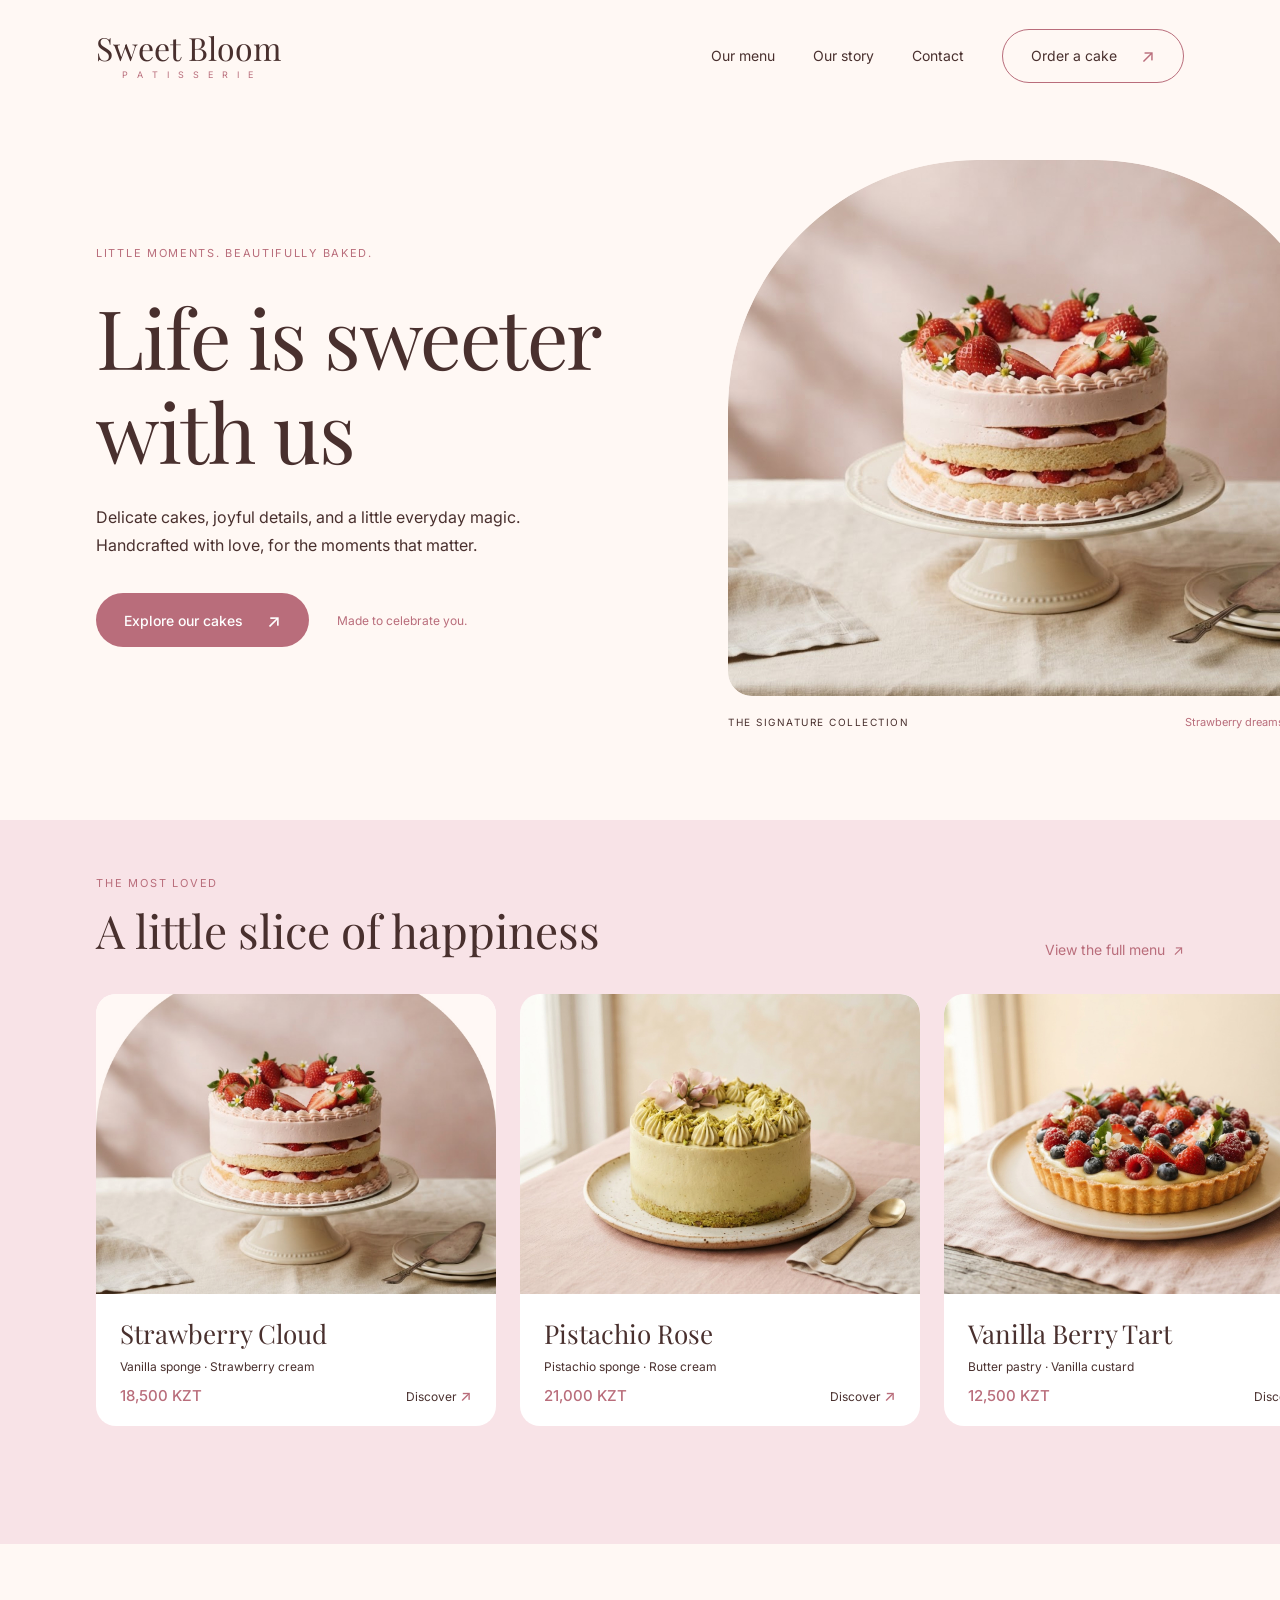
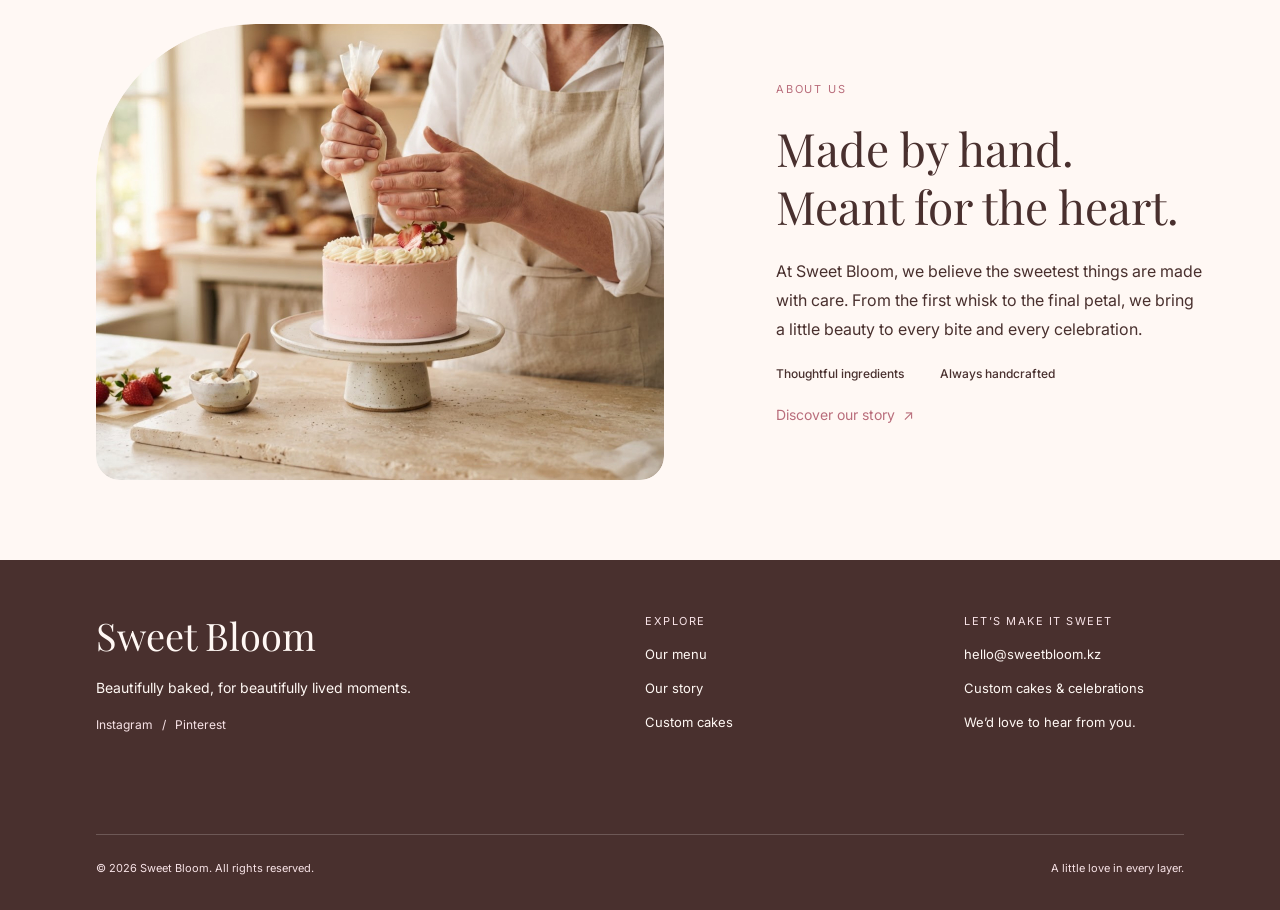
<file: version-1/index.html>
<!doctype html>
<html lang="en">
<head>
  <meta charset="UTF-8">
  <meta name="viewport" content="width=device-width, initial-scale=1.0">
  <meta name="description" content="Sweet Bloom — thoughtfully baked cakes and pastries.">
  <title>Sweet Bloom — Patisserie</title>
  <link rel="preconnect" href="https://fonts.googleapis.com">
  <link rel="preconnect" href="https://fonts.gstatic.com" crossorigin>
  <link href="https://fonts.googleapis.com/css2?family=Inter:wght@400;500&family=Playfair+Display:wght@400&display=swap" rel="stylesheet">
  <link rel="stylesheet" href="style.css">
</head>
<body>
  <header class="nav">
    <a class="brand" href="#" aria-label="Sweet Bloom home">
      <span class="brand-name">Sweet Bloom</span>
      <span class="brand-subtitle">P A T I S S E R I E</span>
    </a>
    <nav class="nav-links" aria-label="Main navigation">
      <a href="#menu">Our menu</a>
      <a href="#story">Our story</a>
      <a href="#contact">Contact</a>
      <a class="outline-button" href="#contact">Order a cake <span aria-hidden="true">↗</span></a>
    </nav>
  </header>

  <main>
    <section class="hero" aria-labelledby="hero-title">
      <div class="hero-copy">
        <p class="eyebrow">Little moments. Beautifully baked.</p>
        <h1 id="hero-title">Life is sweeter<br>with us</h1>
        <p class="hero-description">Delicate cakes, joyful details, and a little everyday magic.<br>Handcrafted with love, for the moments that matter.</p>
        <div class="hero-actions">
          <a class="primary-button" href="#menu">Explore our cakes <span aria-hidden="true">↗</span></a>
          <span class="hero-note">Made to celebrate you.</span>
        </div>
      </div>
      <figure class="hero-editorial">
        <img src="assets/signature-cake.jpg" alt="Strawberry cream cake topped with fresh berries">
        <figcaption><span>The signature collection</span><span>Strawberry dreams, made real.</span></figcaption>
      </figure>
    </section>

    <section class="bestsellers" id="menu" aria-labelledby="bestsellers-title">
      <div class="section-heading">
        <div>
          <p class="eyebrow">The most loved</p>
          <h2 id="bestsellers-title">A little slice of happiness</h2>
        </div>
        <a class="text-link" href="#menu">View the full menu <span aria-hidden="true">↗</span></a>
      </div>

      <div class="product-grid">
        <article class="product-card">
          <img src="assets/signature-cake.jpg" alt="Strawberry Cloud cake">
          <div class="product-info">
            <h3>Strawberry Cloud</h3>
            <p>Vanilla sponge · Strawberry cream</p>
            <div class="product-footer"><span>18,500 KZT</span><a href="#contact">Discover <span aria-hidden="true">↗</span></a></div>
          </div>
        </article>

        <article class="product-card">
          <img src="assets/pistachio-cake.jpg" alt="Pistachio Rose cake">
          <div class="product-info">
            <h3>Pistachio Rose</h3>
            <p>Pistachio sponge · Rose cream</p>
            <div class="product-footer"><span>21,000 KZT</span><a href="#contact">Discover <span aria-hidden="true">↗</span></a></div>
          </div>
        </article>

        <article class="product-card">
          <img src="assets/berry-tart.jpg" alt="Vanilla Berry Tart">
          <div class="product-info">
            <h3>Vanilla Berry Tart</h3>
            <p>Butter pastry · Vanilla custard</p>
            <div class="product-footer"><span>12,500 KZT</span><a href="#contact">Discover <span aria-hidden="true">↗</span></a></div>
          </div>
        </article>
      </div>
    </section>

    <section class="about" id="story" aria-labelledby="story-title">
      <img class="about-image" src="assets/handcrafting.jpg" alt="A baker handcrafting a cake">
      <div class="about-copy">
        <p class="eyebrow">About us</p>
        <h2 id="story-title">Made by hand.<br>Meant for the heart.</h2>
        <p class="about-description">At Sweet Bloom, we believe the sweetest things are made<br>with care. From the first whisk to the final petal, we bring<br>a little beauty to every bite and every celebration.</p>
        <div class="promises"><span>Thoughtful ingredients</span><span>Always handcrafted</span></div>
        <a class="text-link" href="#story">Discover our story <span aria-hidden="true">↗</span></a>
      </div>
    </section>
  </main>

  <footer class="footer" id="contact">
    <div class="footer-main">
      <div class="footer-brand">
        <div class="footer-wordmark">Sweet Bloom</div>
        <p>Beautifully baked, for beautifully lived moments.</p>
        <p class="socials">Instagram &nbsp;&nbsp;/ &nbsp;&nbsp;Pinterest</p>
      </div>
      <div class="footer-column">
        <p class="footer-heading">Explore</p>
        <a href="#menu">Our menu</a>
        <a href="#story">Our story</a>
        <a href="#contact">Custom cakes</a>
      </div>
      <div class="footer-column">
        <p class="footer-heading">Let’s make it sweet</p>
        <a href="mailto:hello@sweetbloom.kz">hello@sweetbloom.kz</a>
        <a href="#contact">Custom cakes &amp; celebrations</a>
        <span>We’d love to hear from you.</span>
      </div>
    </div>
    <div class="footer-legal">
      <span>© 2026 Sweet Bloom. All rights reserved.</span>
      <span>A little love in every layer.</span>
    </div>
  </footer>
</body>
</html>
</file>
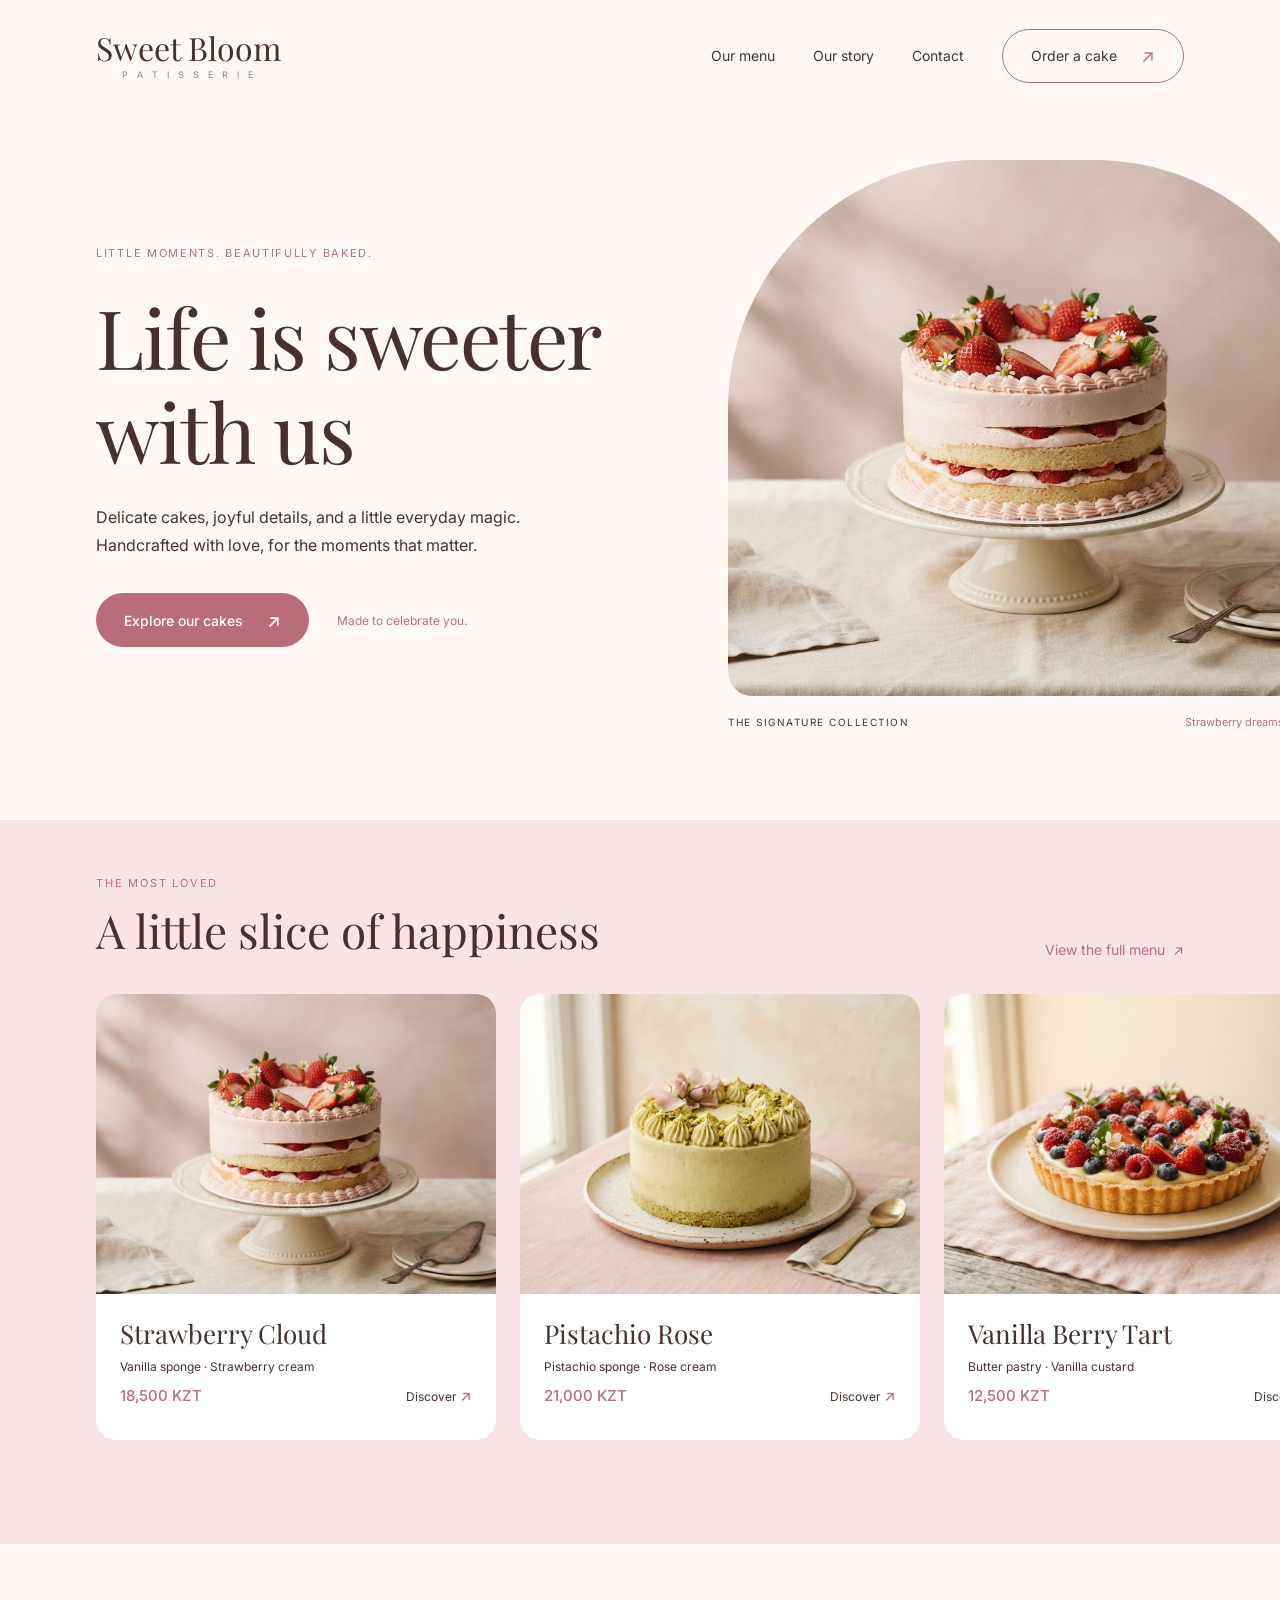
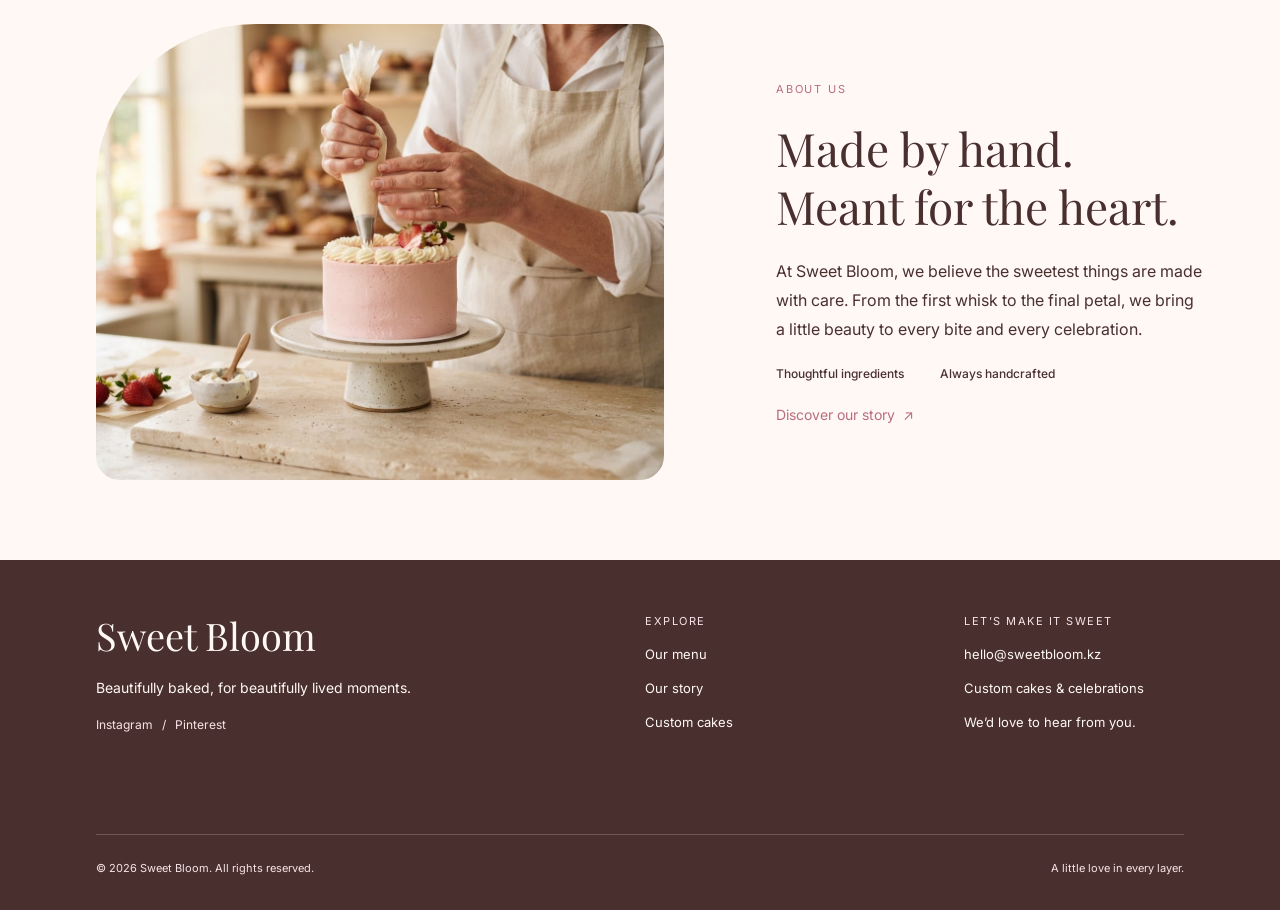
<file: version-2/index.html>
<!doctype html>
<html lang="en">
<head>
  <meta charset="UTF-8">
  <meta name="viewport" content="width=device-width, initial-scale=1.0">
  <meta name="description" content="Sweet Bloom — thoughtfully baked cakes and pastries.">
  <title>Sweet Bloom — Patisserie</title>
  <link rel="preconnect" href="https://fonts.googleapis.com">
  <link rel="preconnect" href="https://fonts.gstatic.com" crossorigin>
  <link href="https://fonts.googleapis.com/css2?family=Inter:wght@400;500&family=Playfair+Display:wght@400&display=swap" rel="stylesheet">
  <link rel="stylesheet" href="style.css">
</head>
<body>
  <header class="nav">
    <a class="brand" href="#" aria-label="Sweet Bloom home">
      <span class="brand-name">Sweet Bloom</span>
      <span class="brand-subtitle">P A T I S S E R I E</span>
    </a>
    <nav class="nav-links" aria-label="Main navigation">
      <a href="#menu">Our menu</a>
      <a href="#story">Our story</a>
      <a href="#contact">Contact</a>
      <a class="outline-button" href="#contact"><span>Order a cake</span><span aria-hidden="true">↗</span></a>
    </nav>
  </header>

  <main>
    <section class="hero" aria-labelledby="hero-title">
      <div class="hero-copy">
        <p class="eyebrow">Little moments. Beautifully baked.</p>
        <h1 id="hero-title">Life is sweeter<br>with us</h1>
        <p class="hero-description">Delicate cakes, joyful details, and a little everyday magic.<br>Handcrafted with love, for the moments that matter.</p>
        <div class="hero-actions">
          <a class="primary-button" href="#menu"><span>Explore our cakes</span><span aria-hidden="true">↗</span></a>
          <span class="hero-note">Made to celebrate you.</span>
        </div>
      </div>
      <figure class="hero-editorial">
        <img src="assets/signature-cake.png" alt="Strawberry cream cake topped with fresh berries">
        <figcaption><span>The signature collection</span><span>Strawberry dreams, made real.</span></figcaption>
      </figure>
    </section>

    <section class="bestsellers" id="menu" aria-labelledby="bestsellers-title">
      <div class="section-heading">
        <div>
          <p class="eyebrow">The most loved</p>
          <h2 id="bestsellers-title">A little slice of happiness</h2>
        </div>
        <a class="text-link" href="#menu">View the full menu <span aria-hidden="true">↗</span></a>
      </div>

      <div class="product-grid">
        <article class="product-card">
          <img src="assets/signature-cake.png" alt="Strawberry Cloud cake">
          <div class="product-info">
            <h3>Strawberry Cloud</h3>
            <p>Vanilla sponge · Strawberry cream</p>
            <div class="product-footer"><span>18,500 KZT</span><a href="#contact">Discover <span aria-hidden="true">↗</span></a></div>
          </div>
        </article>

        <article class="product-card">
          <img src="assets/pistachio-cake.png" alt="Pistachio Rose cake">
          <div class="product-info">
            <h3>Pistachio Rose</h3>
            <p>Pistachio sponge · Rose cream</p>
            <div class="product-footer"><span>21,000 KZT</span><a href="#contact">Discover <span aria-hidden="true">↗</span></a></div>
          </div>
        </article>

        <article class="product-card">
          <img src="assets/berry-tart.png" alt="Vanilla Berry Tart">
          <div class="product-info">
            <h3>Vanilla Berry Tart</h3>
            <p>Butter pastry · Vanilla custard</p>
            <div class="product-footer"><span>12,500 KZT</span><a href="#contact">Discover <span aria-hidden="true">↗</span></a></div>
          </div>
        </article>
      </div>
    </section>

    <section class="about" id="story" aria-labelledby="story-title">
      <img class="about-image" src="assets/handcrafting.png" alt="A baker handcrafting a cake">
      <div class="about-copy">
        <p class="eyebrow">About us</p>
        <h2 id="story-title">Made by hand.<br>Meant for the heart.</h2>
        <p class="about-description">At Sweet Bloom, we believe the sweetest things are made<br>with care. From the first whisk to the final petal, we bring<br>a little beauty to every bite and every celebration.</p>
        <div class="promises"><span>Thoughtful ingredients</span><span>Always handcrafted</span></div>
        <a class="text-link" href="#story">Discover our story <span aria-hidden="true">↗</span></a>
      </div>
    </section>
  </main>

  <footer class="footer" id="contact">
    <div class="footer-main">
      <div class="footer-brand">
        <div class="footer-wordmark">Sweet Bloom</div>
        <p>Beautifully baked, for beautifully lived moments.</p>
        <p class="socials">Instagram &nbsp;&nbsp;/ &nbsp;&nbsp;Pinterest</p>
      </div>
      <div class="footer-column">
        <p class="footer-heading">Explore</p>
        <a href="#menu">Our menu</a>
        <a href="#story">Our story</a>
        <a href="#contact">Custom cakes</a>
      </div>
      <div class="footer-column">
        <p class="footer-heading">Let’s make it sweet</p>
        <a href="mailto:hello@sweetbloom.kz">hello@sweetbloom.kz</a>
        <a href="#contact">Custom cakes &amp; celebrations</a>
        <span>We’d love to hear from you.</span>
      </div>
    </div>
    <div class="footer-legal">
      <span>© 2026 Sweet Bloom. All rights reserved.</span>
      <span>A little love in every layer.</span>
    </div>
  </footer>
</body>
</html>
</file>
<file: version-1/style.css>
:root {
  --cream: #fff8f4;
  --blush: #f8e3e7;
  --brown: #49302e;
  --rose: #b96d7b;
  --white: #ffffff;
}

* { box-sizing: border-box; }
html { scroll-behavior: smooth; }
body {
  margin: 0;
  min-width: 320px;
  background: var(--cream);
  color: var(--brown);
  font-family: "Inter", Arial, sans-serif;
  -webkit-font-smoothing: antialiased;
}
img { display: block; max-width: 100%; }
a { color: inherit; text-decoration: none; }

.nav {
  height: 112px;
  padding: 0 96px;
  display: flex;
  align-items: center;
  justify-content: space-between;
  background: var(--cream);
}
.brand { display: flex; flex-direction: column; align-items: center; }
.brand-name,
.footer-wordmark {
  font-family: "Playfair Display", Georgia, serif;
  font-weight: 400;
}
.brand-name { font-size: 32px; line-height: 1.15; }
.brand-subtitle {
  margin-top: 1px;
  color: var(--rose);
  font-size: 9px;
  line-height: 1.6;
  letter-spacing: 3px;
}
.nav-links {
  display: flex;
  align-items: center;
  gap: 38px;
  font-size: 14px;
  line-height: 1.6;
}
.nav-links > a:not(.outline-button) { transition: color .2s ease; }
.nav-links > a:not(.outline-button):hover { color: var(--rose); }
.outline-button,
.primary-button {
  display: inline-flex;
  align-items: center;
  justify-content: center;
  gap: 24px;
  border-radius: 999px;
  white-space: nowrap;
}
.outline-button {
  min-height: 54px;
  padding: 0 28px;
  border: 1px solid var(--rose);
}
.outline-button span { color: var(--rose); font-size: 18px; }

.hero {
  height: 708px;
  padding: 24px 96px 64px;
  display: grid;
  grid-template-columns: 552px 616px;
  gap: 80px;
  align-items: center;
  background: var(--cream);
  overflow: hidden;
}
.hero-copy { display: flex; flex-direction: column; align-items: flex-start; }
.eyebrow {
  margin: 0;
  color: var(--rose);
  font-size: 11px;
  line-height: 1.6;
  letter-spacing: 1.8px;
  text-transform: uppercase;
}
.hero-copy .eyebrow { margin-bottom: 26px; letter-spacing: 1.7px; }
h1, h2, h3, p { margin-top: 0; }
h1, h2, h3 {
  font-family: "Playfair Display", Georgia, serif;
  font-weight: 400;
}
.hero h1 {
  margin: 0 0 26px;
  font-size: 82px;
  line-height: 1.15;
  letter-spacing: -1.5px;
}
.hero-description {
  margin: 0;
  font-size: 16px;
  line-height: 1.75;
}
.hero-actions {
  margin-top: 34px;
  display: flex;
  align-items: center;
  gap: 28px;
}
.primary-button {
  min-height: 54px;
  padding: 0 28px;
  background: var(--rose);
  color: var(--white);
  font-size: 14px;
  font-weight: 500;
}
.primary-button span { font-size: 18px; }
.hero-note { color: var(--rose); font-size: 12px; }
.hero-editorial { width: 616px; margin: 0; }
.hero-editorial img {
  width: 616px;
  height: 536px;
  object-fit: cover;
  border-radius: 250px 250px 24px 24px;
}
.hero-editorial figcaption {
  margin-top: 18px;
  display: flex;
  justify-content: space-between;
  gap: 20px;
  font-size: 10px;
  line-height: 1.6;
}
.hero-editorial figcaption span:first-child {
  letter-spacing: 1.5px;
  text-transform: uppercase;
}
.hero-editorial figcaption span:last-child { color: var(--rose); font-size: 11px; }

.bestsellers {
  height: 724px;
  padding: 56px 96px;
  background: var(--blush);
  overflow: hidden;
}
.section-heading {
  height: 82px;
  margin-bottom: 36px;
  display: flex;
  align-items: flex-end;
  justify-content: space-between;
}
.section-heading h2 {
  margin: 10px 0 0;
  font-size: 46px;
  line-height: 1.2;
}
.text-link { color: var(--rose); font-size: 14px; white-space: nowrap; }
.text-link span { margin-left: 4px; }
.product-grid { display: grid; grid-template-columns: repeat(3, 400px); gap: 24px; }
.product-card {
  width: 400px;
  overflow: hidden;
  background: var(--white);
  border-radius: 20px;
}
.product-card > img { width: 400px; height: 300px; object-fit: cover; }
.product-info { height: 132px; padding: 24px; }
.product-info h3 { margin: 0 0 8px; font-size: 26px; line-height: 1.2; }
.product-info > p { margin: 0; color: var(--brown); font-size: 12px; line-height: 1.6; }
.product-footer {
  margin-top: 8px;
  display: flex;
  align-items: center;
  justify-content: space-between;
  line-height: 1.6;
}
.product-footer span { color: var(--rose); font-size: 15px; font-weight: 500; }
.product-footer a { font-size: 12px; }

.about {
  height: 616px;
  padding: 80px 96px;
  display: grid;
  grid-template-columns: 568px 568px;
  gap: 112px;
  align-items: center;
  background: var(--cream);
  overflow: hidden;
}
.about-image {
  width: 568px;
  height: 456px;
  object-fit: cover;
  border-radius: 160px 24px 24px 24px;
}
.about-copy { display: flex; flex-direction: column; align-items: flex-start; }
.about-copy h2 {
  margin: 22px 0;
  font-size: 46px;
  line-height: 1.25;
}
.about-description {
  margin: 0;
  font-size: 16px;
  line-height: 1.8;
}
.promises {
  margin-top: 20px;
  display: flex;
  gap: 36px;
  font-size: 12px;
  font-weight: 500;
  line-height: 1.7;
}
.about-copy > .text-link { margin-top: 22px; }

.footer {
  height: 350px;
  padding: 52px 96px 32px;
  display: flex;
  flex-direction: column;
  justify-content: space-between;
  background: var(--brown);
  color: var(--cream);
}
.footer-main { display: flex; align-items: flex-start; justify-content: space-between; }
.footer-brand { width: 450px; }
.footer-wordmark { font-size: 38px; line-height: 1.25; }
.footer-brand > p { margin: 16px 0 0; font-size: 14px; line-height: 1.7; }
.footer-brand .socials { margin-top: 16px; color: var(--blush); font-size: 12px; }
.footer-column { display: flex; flex-direction: column; gap: 12px; min-width: 220px; font-size: 13px; line-height: 1.7; }
.footer-column .footer-heading {
  margin: 0;
  color: var(--blush);
  font-size: 11px;
  letter-spacing: 1.5px;
  text-transform: uppercase;
}
.footer-legal {
  padding-top: 24px;
  display: flex;
  justify-content: space-between;
  border-top: 1px solid rgba(255,248,244,.2);
  color: var(--blush);
  font-size: 11px;
  line-height: 1.7;
}

@media (max-width: 1248px) {
  .nav, .hero, .bestsellers, .about, .footer { padding-left: 48px; padding-right: 48px; }
  .hero { grid-template-columns: minmax(0, 1fr) minmax(420px, 52%); gap: 48px; }
  .hero-editorial, .hero-editorial img { width: 100%; }
  .product-grid { grid-template-columns: repeat(3, minmax(0, 1fr)); }
  .product-card, .product-card > img { width: 100%; }
  .about { grid-template-columns: minmax(0, 1fr) minmax(0, 1fr); gap: 56px; }
  .about-image { width: 100%; }
}

@media (max-width: 900px) {
  .nav { height: auto; min-height: 96px; }
  .nav-links { gap: 20px; }
  .nav-links > a:nth-child(1),
  .nav-links > a:nth-child(2) { display: none; }
  .hero { height: auto; min-height: 620px; grid-template-columns: 1fr; padding-top: 56px; padding-bottom: 56px; }
  .hero-copy { max-width: 620px; }
  .hero h1 { font-size: clamp(54px, 10vw, 76px); }
  .hero-editorial { width: 100%; }
  .hero-editorial img { height: min(536px, 64vw); }
  .bestsellers { height: auto; }
  .section-heading { height: auto; }
  .product-grid { grid-template-columns: repeat(2, minmax(0, 1fr)); }
  .product-card:nth-child(3) { grid-column: 1 / -1; width: calc(50% - 12px); }
  .about { height: auto; grid-template-columns: 1fr; }
  .about-copy { max-width: 620px; }
  .footer { height: auto; min-height: 350px; gap: 48px; }
}

@media (max-width: 640px) {
  .nav, .hero, .bestsellers, .about, .footer { padding-left: 20px; padding-right: 20px; }
  .nav { min-height: 82px; }
  .brand-name { font-size: 25px; }
  .brand-subtitle { font-size: 7px; }
  .nav-links { gap: 0; }
  .nav-links > a:nth-child(3) { display: none; }
  .outline-button { min-height: 48px; padding: 0 18px; gap: 10px; font-size: 12px; }
  .hero { padding-top: 42px; padding-bottom: 42px; gap: 38px; }
  .hero-copy .eyebrow { margin-bottom: 18px; }
  .hero h1 { margin-bottom: 20px; font-size: 52px; }
  .hero-description br, .about-description br { display: none; }
  .hero-description { font-size: 15px; }
  .hero-actions { align-items: flex-start; flex-direction: column; gap: 14px; }
  .hero-editorial img { height: 390px; border-radius: 180px 180px 18px 18px; }
  .hero-editorial figcaption { font-size: 8px; }
  .hero-editorial figcaption span:last-child { font-size: 9px; }
  .bestsellers { padding-top: 44px; padding-bottom: 44px; }
  .section-heading { margin-bottom: 28px; align-items: flex-start; flex-direction: column; gap: 18px; }
  .section-heading h2 { font-size: 38px; }
  .product-grid { grid-template-columns: 1fr; gap: 18px; }
  .product-card, .product-card:nth-child(3) { width: 100%; grid-column: auto; }
  .product-card > img { height: 280px; }
  .about { padding-top: 44px; padding-bottom: 44px; gap: 38px; }
  .about-image { height: 360px; border-radius: 120px 18px 18px 18px; }
  .about-copy h2 { margin: 18px 0; font-size: 40px; }
  .about-description { font-size: 15px; }
  .promises { flex-wrap: wrap; gap: 12px 24px; }
  .footer { padding-top: 42px; padding-bottom: 24px; }
  .footer-main { display: grid; grid-template-columns: 1fr 1fr; gap: 38px 20px; }
  .footer-brand { width: auto; grid-column: 1 / -1; }
  .footer-column { min-width: 0; }
  .footer-column:last-child { grid-column: 1 / -1; }
  .footer-legal { gap: 12px; flex-direction: column; }
}
</file>
<file: version-2/style.css>
:root {
  --cream: #fff8f4;
  --blush: #f8e3e7;
  --brown: #49302e;
  --rose: #b96d7b;
  --white: #ffffff;
}

* { box-sizing: border-box; }
html { scroll-behavior: smooth; }
body {
  margin: 0;
  min-width: 320px;
  background: var(--cream);
  color: var(--brown);
  font-family: "Inter", Arial, sans-serif;
  -webkit-font-smoothing: antialiased;
}
img { display: block; max-width: 100%; }
a { color: inherit; text-decoration: none; }

.nav {
  height: 112px;
  padding: 0 96px;
  display: flex;
  align-items: center;
  justify-content: space-between;
  background: var(--cream);
}
.brand { display: flex; flex-direction: column; align-items: center; }
.brand-name,
.footer-wordmark {
  font-family: "Playfair Display", Georgia, serif;
  font-weight: 400;
}
.brand-name { font-size: 32px; line-height: 1.15; }
.brand-subtitle {
  margin-top: 1px;
  color: var(--rose);
  font-size: 9px;
  line-height: 1.6;
  letter-spacing: 3px;
}
.nav-links {
  display: flex;
  align-items: center;
  gap: 38px;
  font-size: 14px;
  line-height: 1.6;
}
.nav-links > a:not(.outline-button) { transition: color .2s ease; }
.nav-links > a:not(.outline-button):hover { color: var(--rose); }
.outline-button,
.primary-button {
  display: inline-flex;
  align-items: center;
  justify-content: center;
  gap: 24px;
  border-radius: 999px;
  white-space: nowrap;
}
.outline-button {
  min-height: 54px;
  padding: 0 28px;
  border: 1px solid var(--rose);
  transition: background .2s ease, color .2s ease;
}
.outline-button span:last-child { color: var(--rose); font-size: 18px; }
.outline-button:hover { background: var(--rose); color: var(--white); }
.outline-button:hover span:last-child { color: var(--white); }

.hero {
  height: 708px;
  padding: 24px 96px 64px;
  display: grid;
  grid-template-columns: 552px 616px;
  gap: 80px;
  align-items: center;
  background: var(--cream);
  overflow: hidden;
}
.hero-copy { display: flex; flex-direction: column; align-items: flex-start; }
.eyebrow {
  margin: 0;
  color: var(--rose);
  font-size: 11px;
  line-height: 1.6;
  letter-spacing: 1.8px;
  text-transform: uppercase;
}
.hero-copy .eyebrow { margin-bottom: 26px; letter-spacing: 1.7px; }
h1, h2, h3, p { margin-top: 0; }
h1, h2, h3 {
  font-family: "Playfair Display", Georgia, serif;
  font-weight: 400;
}
.hero h1 {
  margin: 0 0 26px;
  font-size: 82px;
  line-height: 1.15;
  letter-spacing: -1.5px;
}
.hero-description {
  margin: 0;
  font-size: 16px;
  line-height: 1.75;
}
.hero-actions {
  margin-top: 34px;
  display: flex;
  align-items: center;
  gap: 28px;
}
.primary-button {
  min-height: 54px;
  padding: 0 28px;
  background: var(--rose);
  color: var(--white);
  font-size: 14px;
  font-weight: 500;
  transition: background .2s ease, transform .2s ease;
}
.primary-button span:last-child { font-size: 18px; }
.primary-button:hover { background: #a95d6b; transform: translateY(-2px); }
.hero-note { color: var(--rose); font-size: 12px; }
.hero-editorial { width: 616px; margin: 0; }
.hero-editorial img {
  width: 616px;
  height: 536px;
  object-fit: cover;
  border-radius: 250px 250px 24px 24px;
}
.hero-editorial figcaption {
  margin-top: 18px;
  display: flex;
  justify-content: space-between;
  gap: 20px;
  font-size: 10px;
  line-height: 1.6;
}
.hero-editorial figcaption span:first-child {
  letter-spacing: 1.5px;
  text-transform: uppercase;
}
.hero-editorial figcaption span:last-child { color: var(--rose); font-size: 11px; }

.bestsellers {
  height: 724px;
  padding: 56px 96px;
  background: var(--blush);
  overflow: hidden;
}
.section-heading {
  height: 82px;
  margin-bottom: 36px;
  display: flex;
  align-items: flex-end;
  justify-content: space-between;
}
.section-heading h2 {
  margin: 10px 0 0;
  font-size: 46px;
  line-height: 1.2;
}
.text-link { color: var(--rose); font-size: 14px; white-space: nowrap; }
.text-link span { margin-left: 4px; }
.product-grid { display: grid; grid-template-columns: repeat(3, 400px); gap: 24px; }
.product-card {
  width: 400px;
  overflow: hidden;
  background: var(--white);
  border-radius: 20px;
}
.product-card > img { width: 400px; height: 300px; object-fit: cover; }
.product-info { height: 146px; padding: 24px; }
.product-info h3 { margin: 0 0 8px; font-size: 26px; line-height: 1.2; }
.product-info > p { margin: 0; color: var(--brown); font-size: 12px; line-height: 1.6; }
.product-footer {
  margin-top: 8px;
  display: flex;
  align-items: center;
  justify-content: space-between;
  line-height: 1.6;
}
.product-footer span { color: var(--rose); font-size: 15px; font-weight: 500; }
.product-footer a { font-size: 12px; }

.about {
  height: 616px;
  padding: 80px 96px;
  display: grid;
  grid-template-columns: 568px 568px;
  gap: 112px;
  align-items: center;
  background: var(--cream);
  overflow: hidden;
}
.about-image {
  width: 568px;
  height: 456px;
  object-fit: cover;
  border-radius: 160px 24px 24px 24px;
}
.about-copy { display: flex; flex-direction: column; align-items: flex-start; }
.about-copy h2 {
  margin: 22px 0;
  font-size: 46px;
  line-height: 1.25;
}
.about-description {
  margin: 0;
  font-size: 16px;
  line-height: 1.8;
}
.promises {
  margin-top: 20px;
  display: flex;
  gap: 36px;
  font-size: 12px;
  font-weight: 500;
  line-height: 1.7;
}
.about-copy > .text-link { margin-top: 22px; }

.footer {
  height: 350px;
  padding: 52px 96px 32px;
  display: flex;
  flex-direction: column;
  justify-content: space-between;
  background: var(--brown);
  color: var(--cream);
}
.footer-main { display: flex; align-items: flex-start; justify-content: space-between; }
.footer-brand { width: 450px; }
.footer-wordmark { font-size: 38px; line-height: 1.25; }
.footer-brand > p { margin: 16px 0 0; font-size: 14px; line-height: 1.7; }
.footer-brand .socials { margin-top: 16px; color: var(--blush); font-size: 12px; }
.footer-column { display: flex; flex-direction: column; gap: 12px; min-width: 220px; font-size: 13px; line-height: 1.7; }
.footer-column .footer-heading {
  margin: 0;
  color: var(--blush);
  font-size: 11px;
  letter-spacing: 1.5px;
  text-transform: uppercase;
}
.footer-legal {
  padding-top: 24px;
  display: flex;
  justify-content: space-between;
  border-top: 1px solid rgba(255,248,244,.2);
  color: var(--blush);
  font-size: 11px;
  line-height: 1.7;
}

@media (max-width: 1248px) {
  .nav, .hero, .bestsellers, .about, .footer { padding-left: 48px; padding-right: 48px; }
  .hero { grid-template-columns: minmax(0, 1fr) minmax(420px, 52%); gap: 48px; }
  .hero-editorial, .hero-editorial img { width: 100%; }
  .product-grid { grid-template-columns: repeat(3, minmax(0, 1fr)); }
  .product-card, .product-card > img { width: 100%; }
  .about { grid-template-columns: minmax(0, 1fr) minmax(0, 1fr); gap: 56px; }
  .about-image { width: 100%; }
}

@media (max-width: 900px) {
  .nav { height: auto; min-height: 96px; }
  .nav-links { gap: 20px; }
  .nav-links > a:nth-child(1),
  .nav-links > a:nth-child(2) { display: none; }
  .hero { height: auto; min-height: 620px; grid-template-columns: 1fr; padding-top: 56px; padding-bottom: 56px; }
  .hero-copy { max-width: 620px; }
  .hero h1 { font-size: clamp(54px, 10vw, 76px); }
  .hero-editorial { width: 100%; }
  .hero-editorial img { height: min(536px, 64vw); }
  .bestsellers { height: auto; }
  .section-heading { height: auto; }
  .product-grid { grid-template-columns: repeat(2, minmax(0, 1fr)); }
  .product-card:nth-child(3) { grid-column: 1 / -1; width: calc(50% - 12px); }
  .about { height: auto; grid-template-columns: 1fr; }
  .about-copy { max-width: 620px; }
  .footer { height: auto; min-height: 350px; gap: 48px; }
}

@media (max-width: 640px) {
  .nav, .hero, .bestsellers, .about, .footer { padding-left: 20px; padding-right: 20px; }
  .nav { min-height: 82px; }
  .brand-name { font-size: 25px; }
  .brand-subtitle { font-size: 7px; }
  .nav-links { gap: 0; }
  .nav-links > a:nth-child(3) { display: none; }
  .outline-button { min-height: 48px; padding: 0 18px; gap: 10px; font-size: 12px; }
  .hero { padding-top: 42px; padding-bottom: 42px; gap: 38px; }
  .hero-copy .eyebrow { margin-bottom: 18px; }
  .hero h1 { margin-bottom: 20px; font-size: 52px; }
  .hero-description br, .about-description br { display: none; }
  .hero-description { font-size: 15px; }
  .hero-actions { align-items: flex-start; flex-direction: column; gap: 14px; }
  .hero-editorial img { height: 390px; border-radius: 180px 180px 18px 18px; }
  .hero-editorial figcaption { font-size: 8px; }
  .hero-editorial figcaption span:last-child { font-size: 9px; }
  .bestsellers { padding-top: 44px; padding-bottom: 44px; }
  .section-heading { margin-bottom: 28px; align-items: flex-start; flex-direction: column; gap: 18px; }
  .section-heading h2 { font-size: 38px; }
  .product-grid { grid-template-columns: 1fr; gap: 18px; }
  .product-card, .product-card:nth-child(3) { width: 100%; grid-column: auto; }
  .product-card > img { height: 280px; }
  .about { padding-top: 44px; padding-bottom: 44px; gap: 38px; }
  .about-image { height: 360px; border-radius: 120px 18px 18px 18px; }
  .about-copy h2 { margin: 18px 0; font-size: 40px; }
  .about-description { font-size: 15px; }
  .promises { flex-wrap: wrap; gap: 12px 24px; }
  .footer { padding-top: 42px; padding-bottom: 24px; }
  .footer-main { display: grid; grid-template-columns: 1fr 1fr; gap: 38px 20px; }
  .footer-brand { width: auto; grid-column: 1 / -1; }
  .footer-column { min-width: 0; }
  .footer-column:last-child { grid-column: 1 / -1; }
  .footer-legal { gap: 12px; flex-direction: column; }
}
</file>
